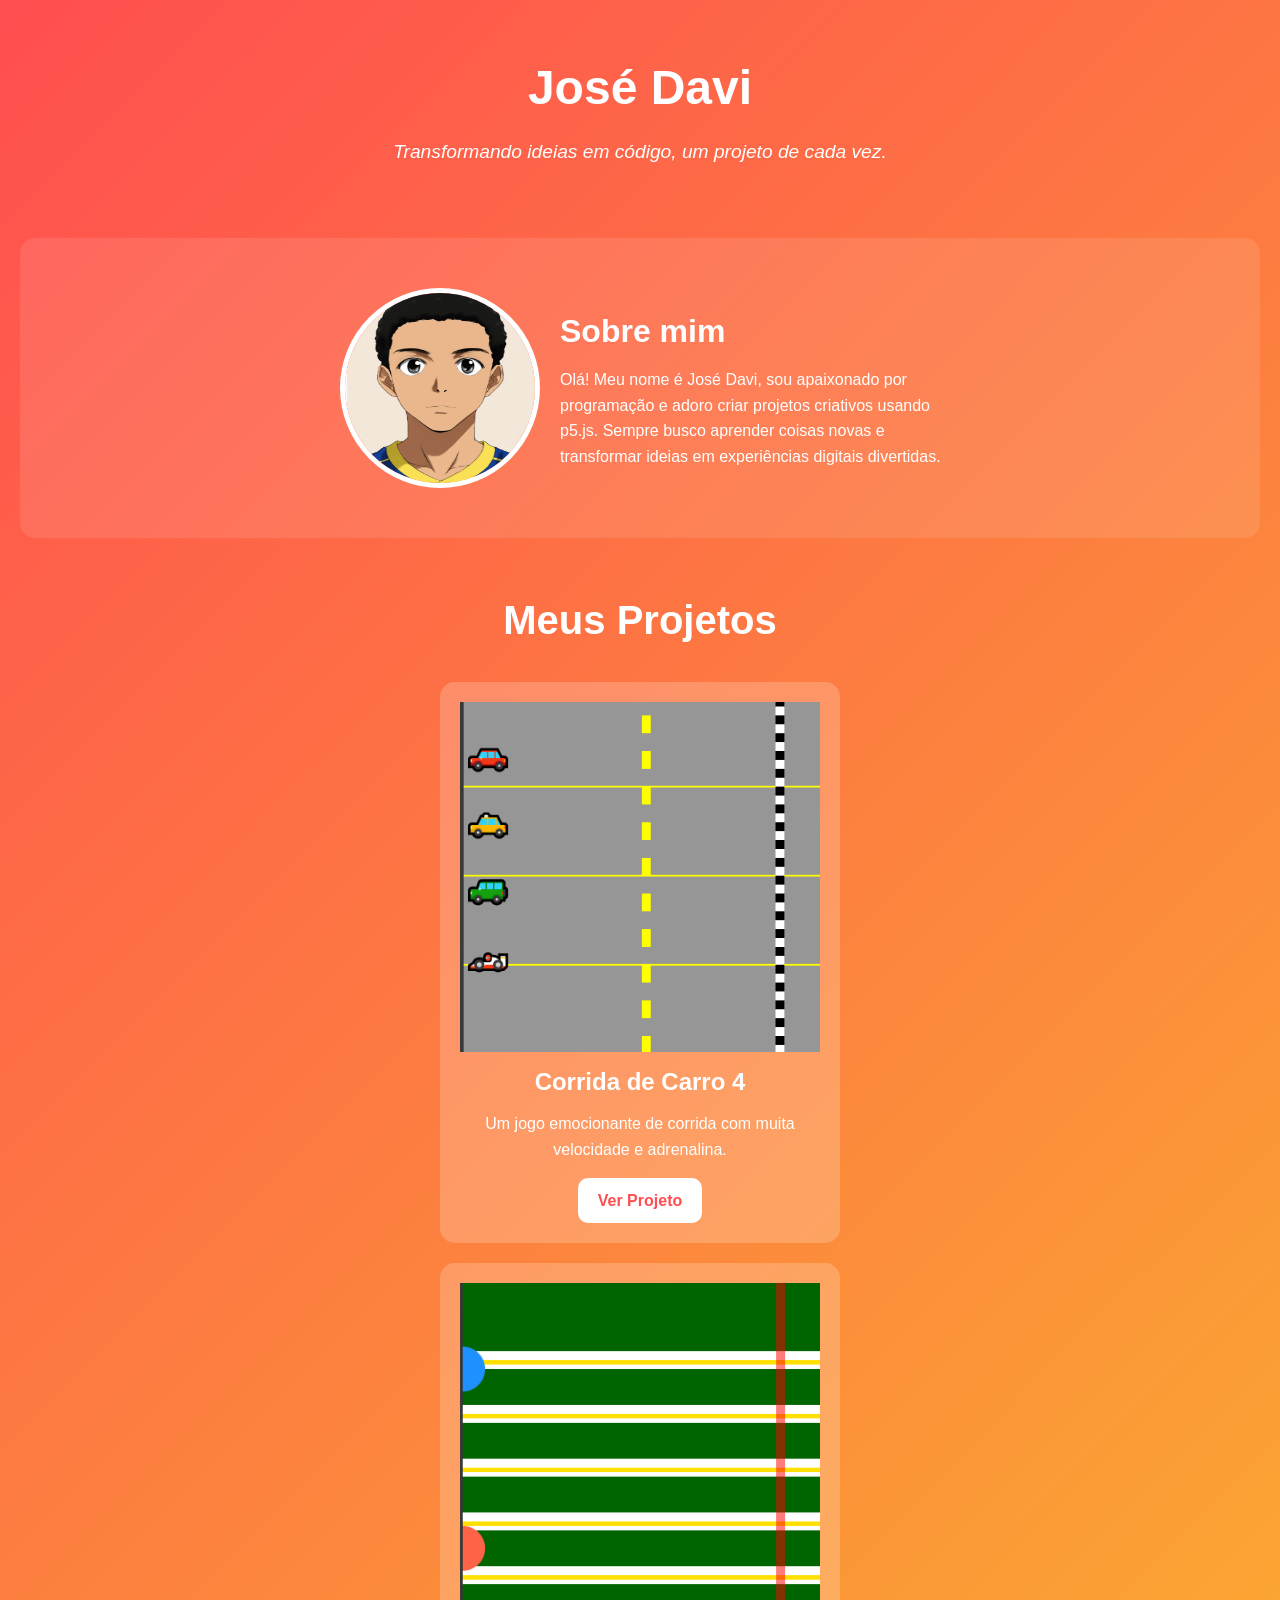
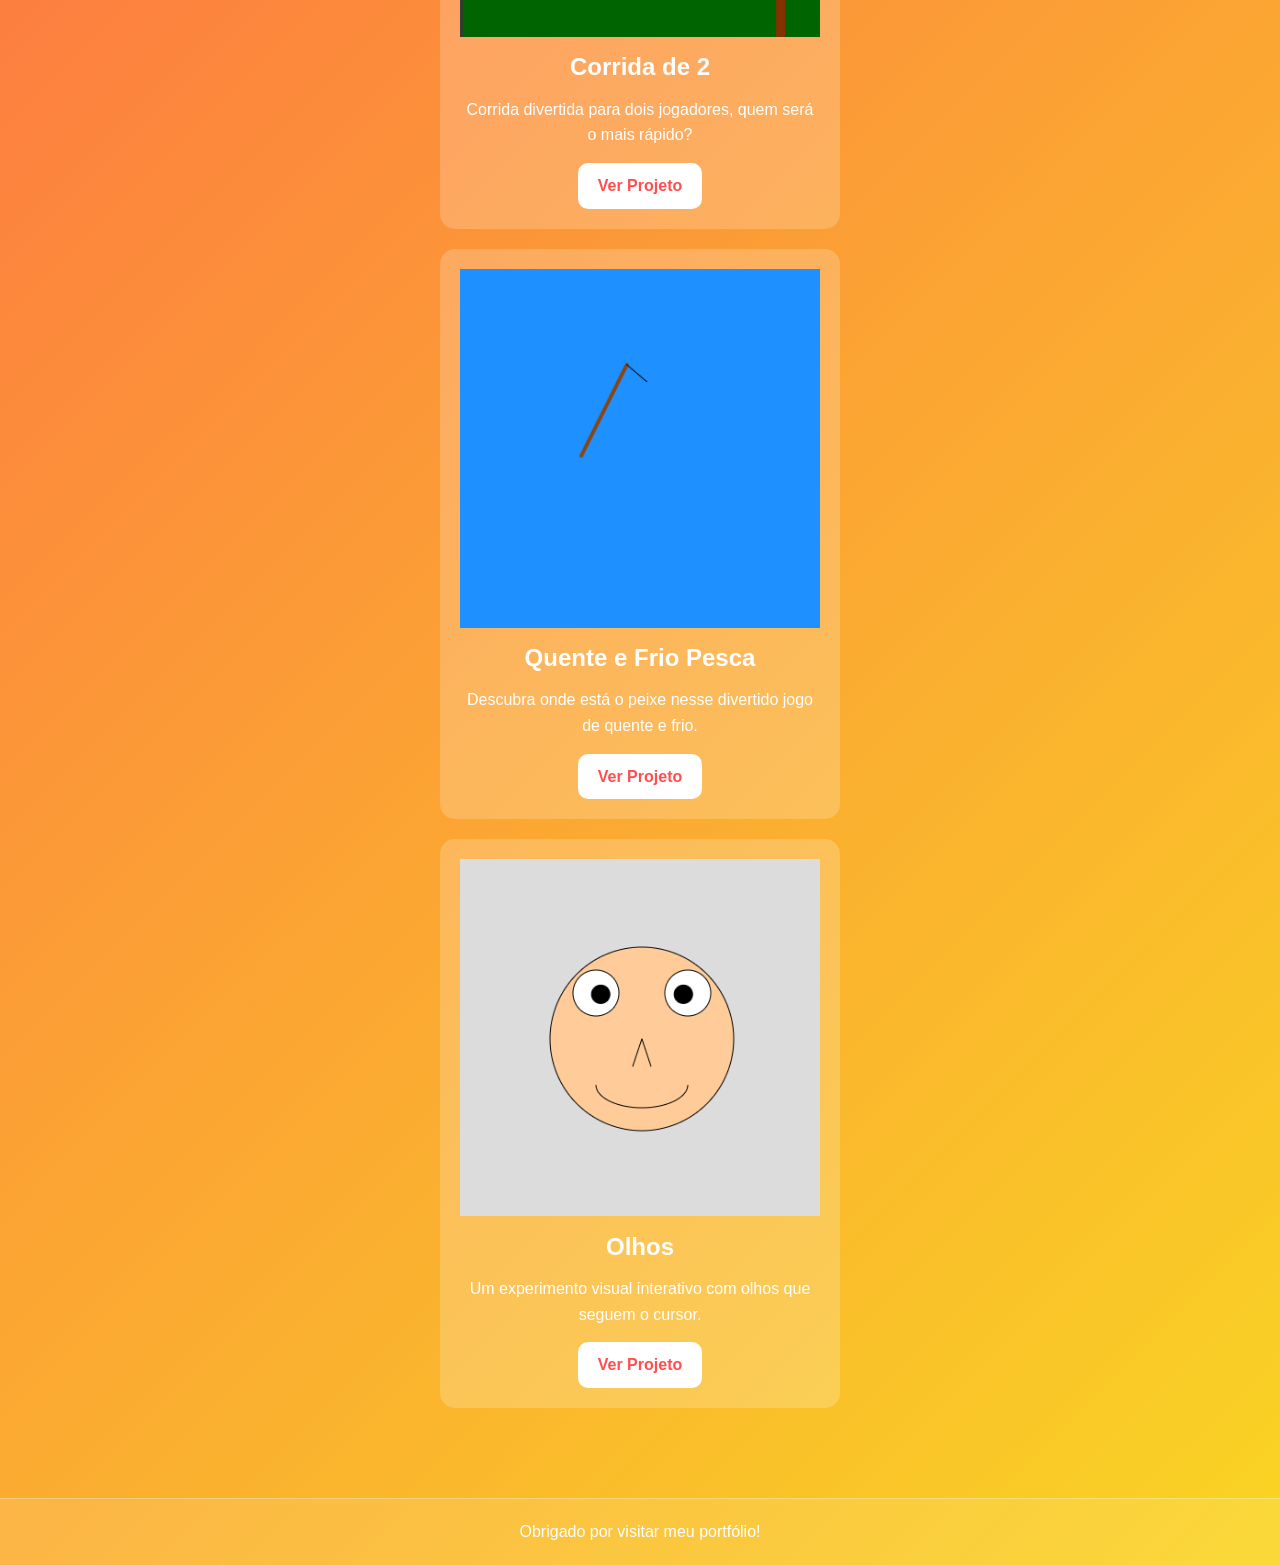
<file: index.html>
<!DOCTYPE html>
<html lang="pt-BR">
<head>
  <meta charset="UTF-8">
  <meta name="viewport" content="width=device-width, initial-scale=1">
  <title>Portfólio José Davi</title>
  <link rel="stylesheet" href="style.css">
</head>
<body>

  <header>
    <h1>José Davi</h1>
    <p>Transformando ideias em código, um projeto de cada vez.</p>
  </header>

  <section class="perfil">
    <img src="avatar.jpg" alt="Avatar de José Davi">
    <div>
      <h2>Sobre mim</h2>
      <p>Olá! Meu nome é José Davi, sou apaixonado por programação e adoro criar projetos criativos usando p5.js. Sempre busco aprender coisas novas e transformar ideias em experiências digitais divertidas.</p>
    </div>
  </section>

  <section class="projetos">
    <h2>Meus Projetos</h2>

    <div class="card">
      <h3><img src="CARROS_4.png" alt="Corrida de Carro 4" style="width: 100%; max-width: 400px;"><br>Corrida de Carro 4</h3>
      <p>Um jogo emocionante de corrida com muita velocidade e adrenalina.</p>
      <a href="https://editor.p5js.org/jose898/full/A1sQAXhAf" target="_blank">Ver Projeto</a>
    </div>

    <div class="card">
      <h3><img src="corrida_de_2.png" alt="Corrida de 2" style="width: 100%; max-width: 400px;"><br>Corrida de 2</h3>
      <p>Corrida divertida para dois jogadores, quem será o mais rápido?</p>
      <a href="https://editor.p5js.org/jose898/full/e5fO6BFsn" target="_blank">Ver Projeto</a>
    </div>

    <div class="card">
      <h3><img src="quente_e_frio_pesca.png" alt="Quente e Frio Pesca" style="width: 100%; max-width: 400px;"><br>Quente e Frio Pesca</h3>
      <p>Descubra onde está o peixe nesse divertido jogo de quente e frio.</p>
      <a href="https://editor.p5js.org/jose898/full/w2EwOn_fTf" target="_blank">Ver Projeto</a>
    </div>

    <div class="card">
      <h3><img src="olhos.png" alt="Olhos" style="width: 100%; max-width: 400px;"><br>Olhos</h3>
      <p>Um experimento visual interativo com olhos que seguem o cursor.</p>
      <a href="https://editor.p5js.org/jose898/full/KGaPdEGRL" target="_blank">Ver Projeto</a>
    </div>

  </section>

  <footer>
    <p>Obrigado por visitar meu portfólio!</p>
  </footer>

</body>
</html>
</file>
<file: style.css>
* {
  margin: 0;
  padding: 0;
  box-sizing: border-box;
}

body {
  font-family: 'Arial', sans-serif;
  background: linear-gradient(135deg, #ff4e50, #f9d423);
  color: #fff;
  line-height: 1.6;
}

header {
  text-align: center;
  padding: 50px 20px;
}

header h1 {
  font-size: 3em;
  margin-bottom: 10px;
}

header p {
  font-size: 1.2em;
  font-style: italic;
}

.perfil {
  display: flex;
  flex-wrap: wrap;
  align-items: center;
  justify-content: center;
  padding: 30px 20px;
  background: rgba(255, 255, 255, 0.1);
  margin: 20px;
  border-radius: 15px;
}

.perfil img {
  width: 200px;
  height: 200px;
  border-radius: 50%;
  border: 5px solid #fff;
  margin: 20px;
}

.perfil div {
  max-width: 400px;
}

.perfil h2 {
  font-size: 2em;
  margin-bottom: 10px;
}

.projetos {
  padding: 30px 20px;
  text-align: center;
}

.projetos h2 {
  font-size: 2.5em;
  margin-bottom: 30px;
}

.card {
  background: rgba(255, 255, 255, 0.2);
  margin: 20px auto;
  padding: 20px;
  border-radius: 15px;
  max-width: 400px;
  transition: transform 0.3s ease;
}

.card:hover {
  transform: scale(1.05);
}

.card h3 {
  font-size: 1.5em;
  margin-bottom: 10px;
}

.card p {
  margin-bottom: 15px;
}

.card a {
  display: inline-block;
  padding: 10px 20px;
  background: #fff;
  color: #ff4e50;
  text-decoration: none;
  border-radius: 10px;
  font-weight: bold;
  transition: background 0.3s ease;
}

.card a:hover {
  background: #f9d423;
  color: #fff;
}

footer {
  text-align: center;
  padding: 20px;
  background: rgba(255, 255, 255, 0.1);
  margin-top: 40px;
  border-top: 1px solid rgba(255, 255, 255, 0.3);
}
</file>
